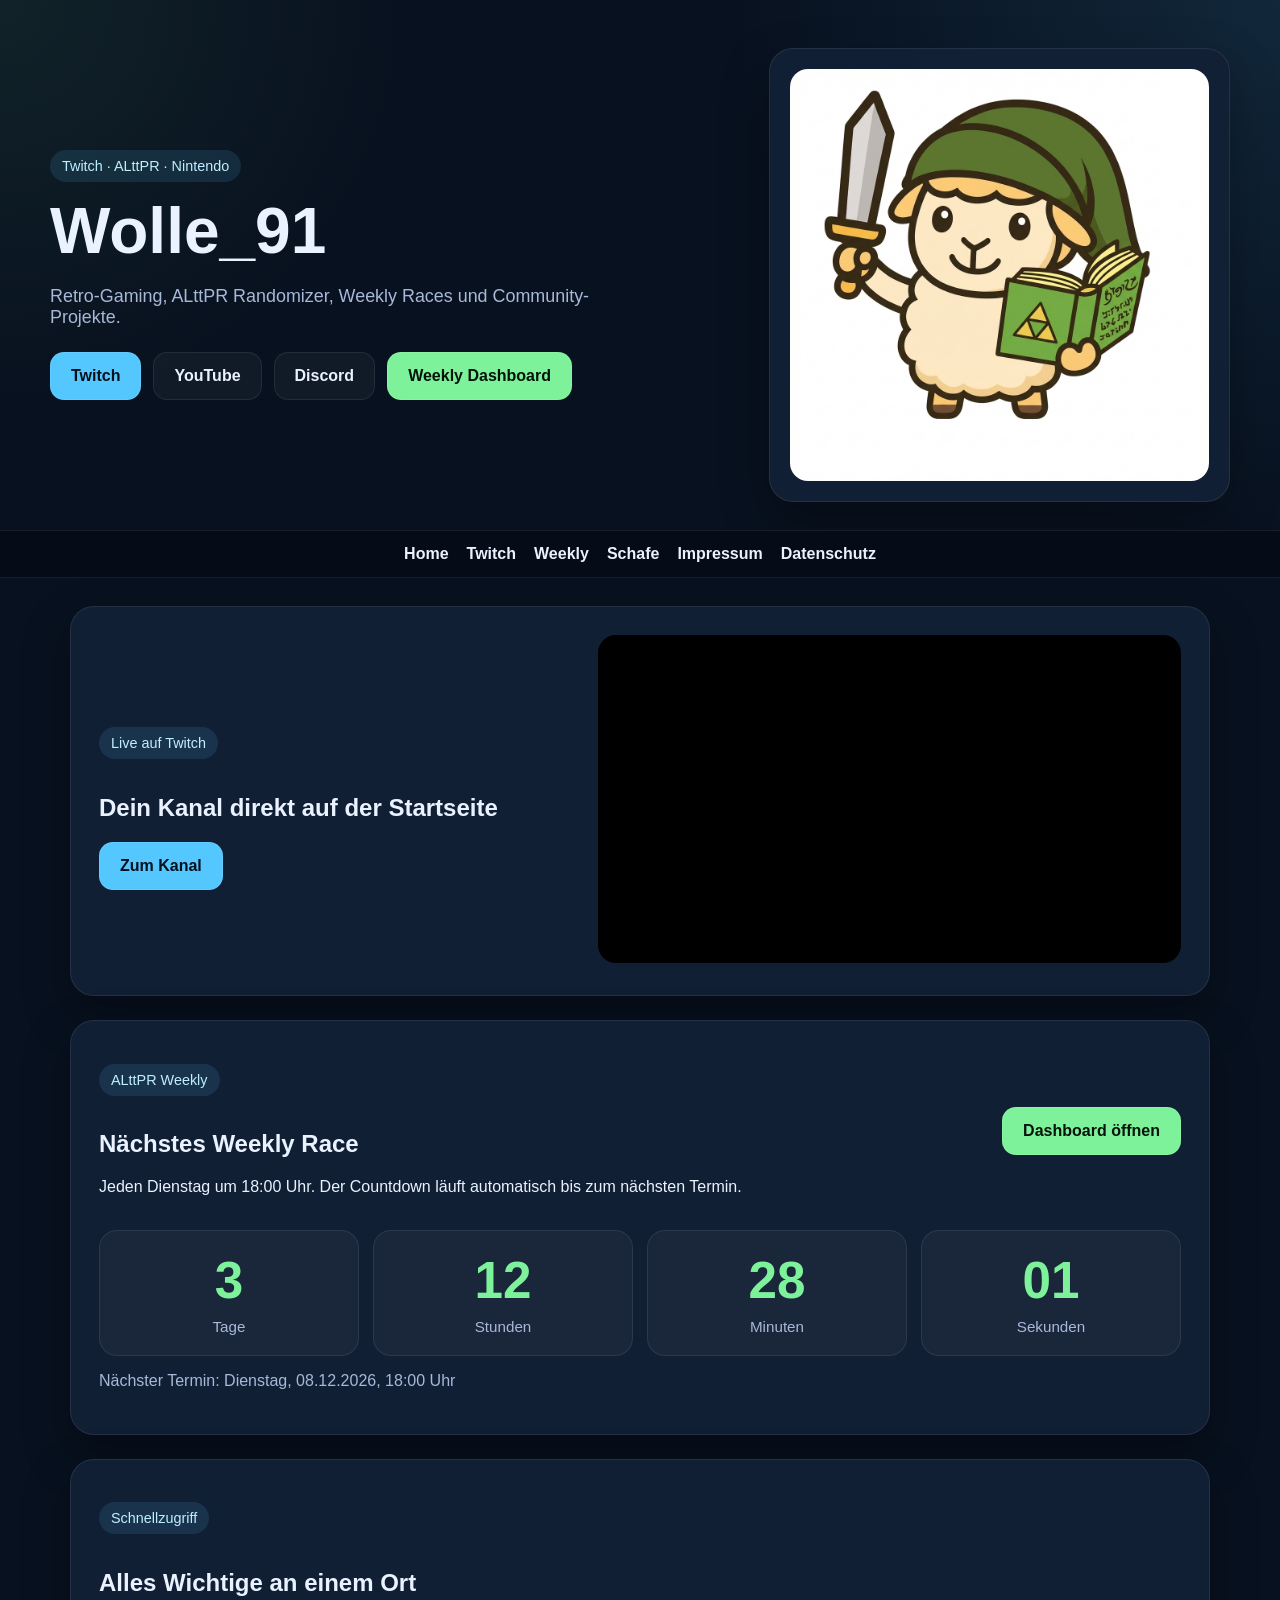
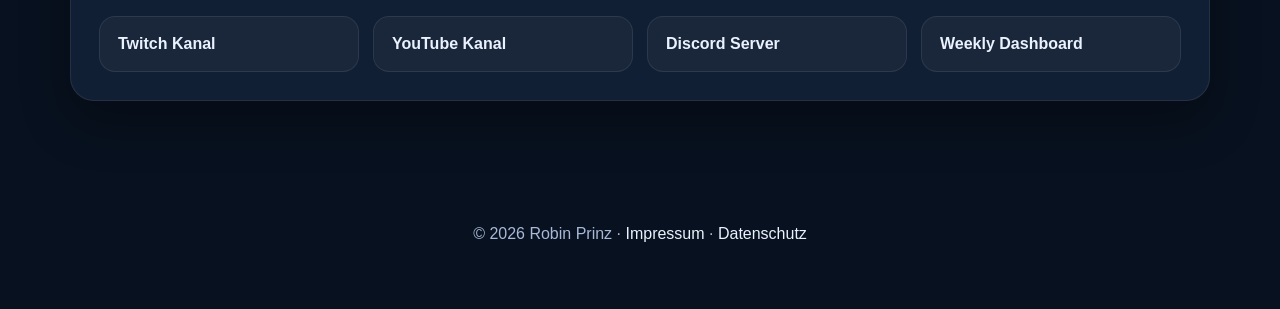
<file: index.html>
<!DOCTYPE html>
<html lang="de">
<head>
  <meta charset="UTF-8">
  <meta name="viewport" content="width=device-width, initial-scale=1.0">
  <title>Wolle_91 – Stream & Weekly Dashboard</title>
  <link rel="stylesheet" href="style.css">
</head>
<body>
  <header class="hero">
    <div class="hero-inner">
      <div class="hero-copy">
        <span class="badge">Twitch · ALttPR · Nintendo</span>
        <h1>Wolle_91</h1>
        <p class="subtitle">Retro-Gaming, ALttPR Randomizer, Weekly Races und Community-Projekte.</p>

        <div class="cta-row">
          <a class="btn primary" href="https://twitch.tv/wolle_91" target="_blank" rel="noopener noreferrer">Twitch</a>
          <a class="btn" href="https://www.youtube.com/@wolle_91" target="_blank" rel="noopener noreferrer">YouTube</a>
          <a class="btn" href="https://discord.com/invite/y9uqBbNetW" target="_blank" rel="noopener noreferrer">Discord</a>
          <a class="btn accent" href="https://wolle1991.github.io/weekly-dashboard/" target="_blank" rel="noopener noreferrer">Weekly Dashboard</a>
        </div>
      </div>

      <div class="hero-card">
        <img src="assets/sheep-link.jpg" alt="Schaf im Zelda-Stil" class="hero-sheep">
      </div>
    </div>
  </header>

  <nav class="topnav">
    <a href="index.html">Home</a>
    <a href="#live">Twitch</a>
    <a href="#weekly">Weekly</a>
    <a href="#galerie">Schafe</a>
    <a href="impressum.html">Impressum</a>
    <a href="datenschutz.html">Datenschutz</a>
  </nav>

  <main class="container">
    <section id="live" class="card grid-two">
      <div>
        <p class="eyebrow">Live auf Twitch</p>
        <h2>Dein Kanal direkt auf der Startseite</h2>
        <p>
         
        </p>
        <a class="btn primary" href="https://twitch.tv/wolle_91" target="_blank" rel="noopener noreferrer">Zum Kanal</a>
      </div>
      <div class="stream-frame-wrap">
        <iframe
          src="https://player.twitch.tv/?channel=wolle_91&parent=wolle1991.github.io&muted=true"
          allowfullscreen="true"
          scrolling="no"
          frameborder="0"
          class="stream-frame"
          title="Twitch Stream von wolle_91"></iframe>
      </div>
    </section>

    <section id="weekly" class="card weekly-card">
      <div class="weekly-head">
        <div>
          <p class="eyebrow">ALttPR Weekly</p>
          <h2>Nächstes Weekly Race</h2>
          <p>Jeden Dienstag um 18:00 Uhr. Der Countdown läuft automatisch bis zum nächsten Termin.</p>
        </div>
        <a class="btn accent" href="https://wolle1991.github.io/weekly-dashboard/" target="_blank" rel="noopener noreferrer">Dashboard öffnen</a>
      </div>

      <div class="countdown" aria-live="polite">
        <div class="time-box"><span id="days">0</span><small>Tage</small></div>
        <div class="time-box"><span id="hours">0</span><small>Stunden</small></div>
        <div class="time-box"><span id="minutes">0</span><small>Minuten</small></div>
        <div class="time-box"><span id="seconds">0</span><small>Sekunden</small></div>
      </div>

      <p id="next-race-text" class="next-race-text"></p>
    </section>

    <section class="card links-card">
      <p class="eyebrow">Schnellzugriff</p>
      <h2>Alles Wichtige an einem Ort</h2>
      <div class="quick-links">
        <a href="https://twitch.tv/wolle_91" target="_blank" rel="noopener noreferrer">Twitch Kanal</a>
        <a href="https://www.youtube.com/@wolle_91" target="_blank" rel="noopener noreferrer">YouTube Kanal</a>
        <a href="https://discord.com/invite/y9uqBbNetW" target="_blank" rel="noopener noreferrer">Discord Server</a>
        <a href="https://wolle1991.github.io/weekly-dashboard/" target="_blank" rel="noopener noreferrer">Weekly Dashboard</a>
      </div>
    </section>


  </main>

  <footer class="footer">
    <p>© 2026 Robin Prinz · <a href="impressum.html">Impressum</a> · <a href="datenschutz.html">Datenschutz</a></p>
  </footer>

  <script>
    function getNextTuesdayAt18() {
      const now = new Date();
      const target = new Date(now);
      const currentDay = now.getDay(); // So=0, Di=2
      let daysUntilTuesday = (2 - currentDay + 7) % 7;

      if (daysUntilTuesday === 0) {
        const todayAt18 = new Date(now);
        todayAt18.setHours(18, 0, 0, 0);
        if (now >= todayAt18) {
          daysUntilTuesday = 7;
        }
      }

      target.setDate(now.getDate() + daysUntilTuesday);
      target.setHours(18, 0, 0, 0);
      return target;
    }

    function formatDateGerman(date) {
      return date.toLocaleString('de-DE', {
        weekday: 'long',
        day: '2-digit',
        month: '2-digit',
        year: 'numeric',
        hour: '2-digit',
        minute: '2-digit'
      }) + ' Uhr';
    }

    function updateCountdown() {
      const now = new Date();
      const nextRace = getNextTuesdayAt18();
      const diff = nextRace - now;

      const daysEl = document.getElementById('days');
      const hoursEl = document.getElementById('hours');
      const minutesEl = document.getElementById('minutes');
      const secondsEl = document.getElementById('seconds');
      const nextRaceText = document.getElementById('next-race-text');

      if (diff <= 0) {
        daysEl.textContent = '0';
        hoursEl.textContent = '0';
        minutesEl.textContent = '0';
        secondsEl.textContent = '0';
        nextRaceText.textContent = 'Das Weekly startet jetzt.';
        return;
      }

      const totalSeconds = Math.floor(diff / 1000);
      const days = Math.floor(totalSeconds / 86400);
      const hours = Math.floor((totalSeconds % 86400) / 3600);
      const minutes = Math.floor((totalSeconds % 3600) / 60);
      const seconds = totalSeconds % 60;

      daysEl.textContent = String(days);
      hoursEl.textContent = String(hours).padStart(2, '0');
      minutesEl.textContent = String(minutes).padStart(2, '0');
      secondsEl.textContent = String(seconds).padStart(2, '0');
      nextRaceText.textContent = 'Nächster Termin: ' + formatDateGerman(nextRace);
    }

    updateCountdown();
    setInterval(updateCountdown, 1000);
  </script>
</body>
</html>
</file>
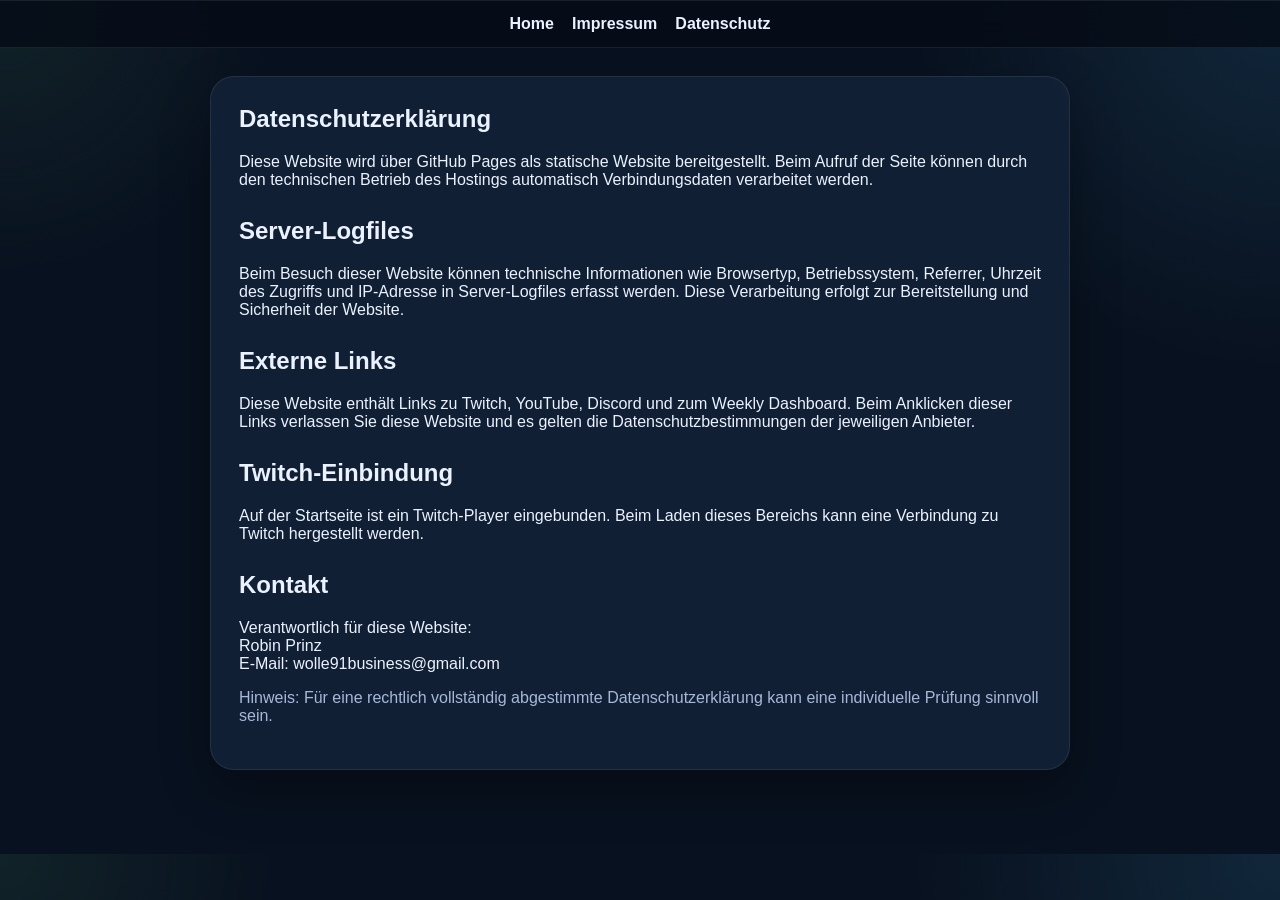
<file: datenschutz.html>
<!DOCTYPE html>
<html lang="de">
<head>
  <meta charset="UTF-8">
  <meta name="viewport" content="width=device-width, initial-scale=1.0">
  <title>Datenschutz – Wolle_91</title>
  <link rel="stylesheet" href="style.css">
</head>
<body>
  <nav class="topnav">
    <a href="index.html">Home</a>
    <a href="impressum.html">Impressum</a>
    <a href="datenschutz.html">Datenschutz</a>
  </nav>

  <main class="container narrow">
    <section class="card legal-card">
      <h1>Datenschutzerklärung</h1>

      <p>
        Diese Website wird über GitHub Pages als statische Website bereitgestellt. Beim Aufruf der Seite können durch den technischen Betrieb des Hostings automatisch Verbindungsdaten verarbeitet werden.
      </p>

      <h2>Server-Logfiles</h2>
      <p>
        Beim Besuch dieser Website können technische Informationen wie Browsertyp, Betriebssystem, Referrer, Uhrzeit des Zugriffs und IP-Adresse in Server-Logfiles erfasst werden. Diese Verarbeitung erfolgt zur Bereitstellung und Sicherheit der Website.
      </p>

      <h2>Externe Links</h2>
      <p>
        Diese Website enthält Links zu Twitch, YouTube, Discord und zum Weekly Dashboard. Beim Anklicken dieser Links verlassen Sie diese Website und es gelten die Datenschutzbestimmungen der jeweiligen Anbieter.
      </p>

      <h2>Twitch-Einbindung</h2>
      <p>
        Auf der Startseite ist ein Twitch-Player eingebunden. Beim Laden dieses Bereichs kann eine Verbindung zu Twitch hergestellt werden.
      </p>

      <h2>Kontakt</h2>
      <p>
        Verantwortlich für diese Website:<br>
        Robin Prinz<br>
        E-Mail: wolle91business@gmail.com
      </p>

      <p class="source-note">Hinweis: Für eine rechtlich vollständig abgestimmte Datenschutzerklärung kann eine individuelle Prüfung sinnvoll sein.</p>
    </section>
  </main>
</body>
</html>
</file>
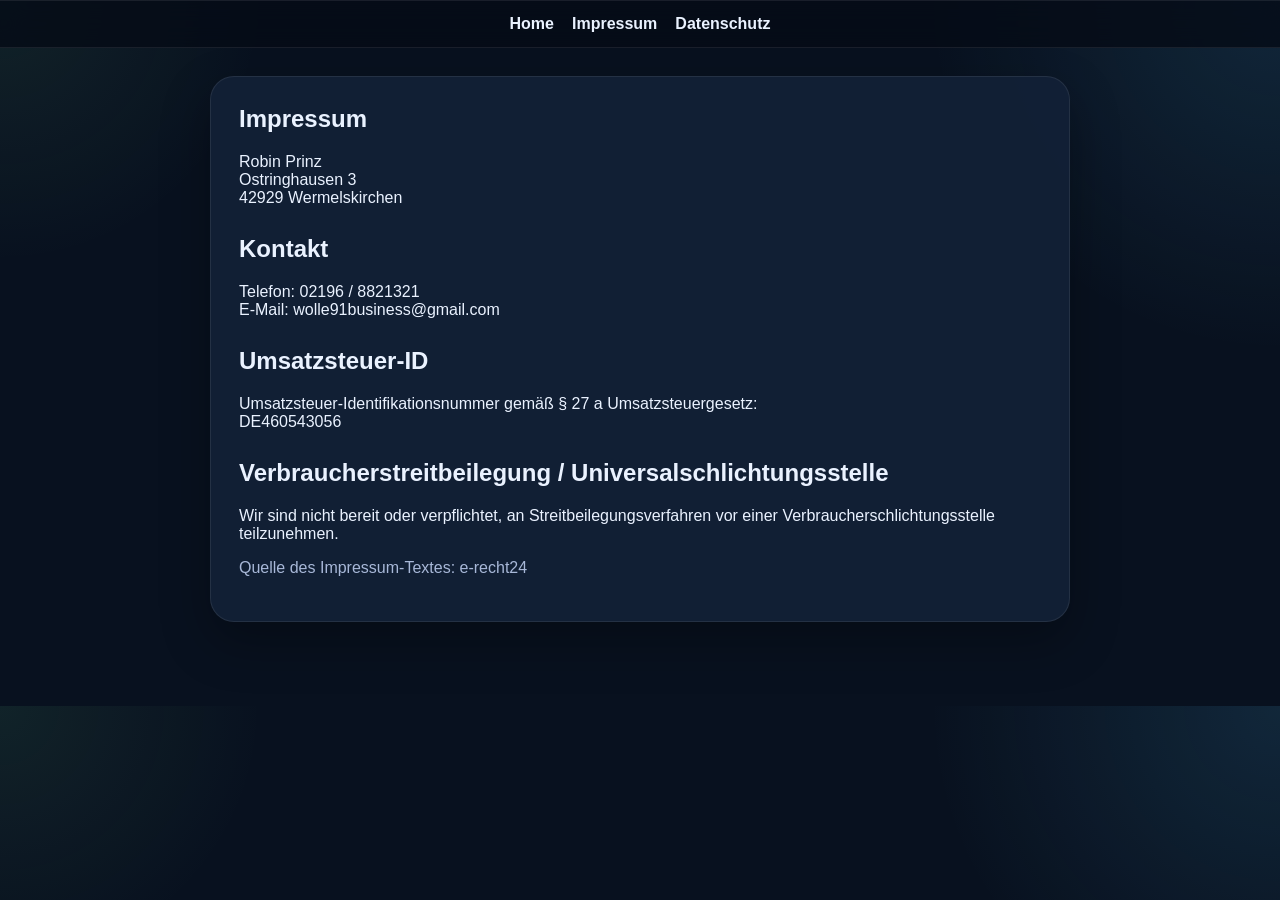
<file: impressum.html>
<!DOCTYPE html>
<html lang="de">
<head>
  <meta charset="UTF-8">
  <meta name="viewport" content="width=device-width, initial-scale=1.0">
  <title>Impressum – Wolle_91</title>
  <link rel="stylesheet" href="style.css">
</head>
<body>
  <nav class="topnav">
    <a href="index.html">Home</a>
    <a href="impressum.html">Impressum</a>
    <a href="datenschutz.html">Datenschutz</a>
  </nav>

  <main class="container narrow">
    <section class="card legal-card">
      <h1>Impressum</h1>
      <p>
        Robin Prinz<br>
        Ostringhausen 3 <br>
        42929 Wermelskirchen
      </p>

      <h2>Kontakt</h2>
      <p>
        Telefon: 02196 / 8821321<br>
        E-Mail: wolle91business@gmail.com
      </p>

      <h2>Umsatzsteuer-ID</h2>
      <p>
        Umsatzsteuer-Identifikationsnummer gemäß § 27 a Umsatzsteuergesetz:<br>
        DE460543056
      </p>

      <h2>Verbraucherstreitbeilegung / Universalschlichtungsstelle</h2>
      <p>
        Wir sind nicht bereit oder verpflichtet, an Streitbeilegungsverfahren vor einer Verbraucherschlichtungsstelle teilzunehmen.
      </p>

      <p class="source-note">Quelle des Impressum-Textes: e-recht24</p>
    </section>
  </main>
</body>
</html>
</file>
<file: style.css>
:root {
  --bg: #08111f;
  --bg-soft: #101c2f;
  --card: rgba(19, 33, 55, 0.92);
  --line: rgba(255,255,255,0.08);
  --text: #eaf2ff;
  --muted: #a8b8d8;
  --primary: #55c7ff;
  --accent: #7ef29a;
  --shadow: 0 20px 50px rgba(0, 0, 0, 0.3);
}

* { box-sizing: border-box; }
html { scroll-behavior: smooth; }
body {
  margin: 0;
  font-family: Arial, Helvetica, sans-serif;
  color: var(--text);
  background:
    radial-gradient(circle at top right, rgba(85, 199, 255, 0.12), transparent 24%),
    radial-gradient(circle at top left, rgba(126, 242, 154, 0.08), transparent 18%),
    var(--bg);
}

a { color: var(--primary); text-decoration: none; }
a:hover { text-decoration: underline; }

.hero {
  padding: 48px 20px 28px;
}
.hero-inner {
  max-width: 1180px;
  margin: 0 auto;
  display: grid;
  grid-template-columns: 1.2fr 0.8fr;
  gap: 28px;
  align-items: center;
}
.hero-copy h1 {
  margin: 12px 0;
  font-size: clamp(2.4rem, 5vw, 4.5rem);
}
.subtitle {
  color: var(--muted);
  font-size: 1.12rem;
  max-width: 58ch;
}
.badge, .eyebrow {
  display: inline-block;
  padding: 8px 12px;
  border-radius: 999px;
  background: rgba(85, 199, 255, 0.12);
  color: #bfefff;
  font-size: 0.9rem;
}
.hero-card,
.card {
  background: var(--card);
  border: 1px solid var(--line);
  border-radius: 24px;
  box-shadow: var(--shadow);
}
.hero-card {
  padding: 20px;
  display: flex;
  justify-content: center;
  align-items: center;
  min-height: 340px;
}
.hero-sheep {
  max-width: 100%;
  width: min(440px, 100%);
  height: auto;
  border-radius: 18px;
}

.topnav {
  position: sticky;
  top: 0;
  z-index: 10;
  display: flex;
  flex-wrap: wrap;
  justify-content: center;
  gap: 18px;
  padding: 14px 20px;
  background: rgba(6, 12, 23, 0.82);
  backdrop-filter: blur(12px);
  border-top: 1px solid var(--line);
  border-bottom: 1px solid var(--line);
}
.topnav a {
  color: var(--text);
  font-weight: bold;
}
.topnav a:hover { color: var(--primary); text-decoration: none; }

.container {
  max-width: 1180px;
  margin: 0 auto;
  padding: 28px 20px 60px;
}
.narrow { max-width: 900px; }
.card {
  padding: 28px;
  margin-bottom: 24px;
}
.grid-two {
  display: grid;
  grid-template-columns: 0.9fr 1.1fr;
  gap: 22px;
  align-items: center;
}

.btn {
  display: inline-block;
  padding: 14px 20px;
  border-radius: 14px;
  border: 1px solid var(--line);
  color: var(--text);
  background: rgba(255,255,255,0.04);
  font-weight: bold;
  text-decoration: none;
  transition: transform 0.15s ease, background 0.15s ease;
}
.btn:hover {
  text-decoration: none;
  transform: translateY(-2px);
  background: rgba(255,255,255,0.08);
}
.btn.primary {
  background: var(--primary);
  color: #04101c;
}
.btn.accent {
  background: var(--accent);
  color: #04140a;
}
.cta-row {
  display: flex;
  flex-wrap: wrap;
  gap: 12px;
  margin-top: 24px;
}

.stream-frame-wrap {
  width: 100%;
}
.stream-frame {
  width: 100%;
  aspect-ratio: 16 / 9;
  min-height: 300px;
  border: 0;
  border-radius: 18px;
  background: #000;
}

.weekly-head {
  display: flex;
  gap: 16px;
  justify-content: space-between;
  align-items: center;
  margin-bottom: 18px;
}
.countdown {
  display: grid;
  grid-template-columns: repeat(4, minmax(120px, 1fr));
  gap: 14px;
}
.time-box {
  background: rgba(255,255,255,0.04);
  border: 1px solid var(--line);
  border-radius: 18px;
  padding: 20px 16px;
  text-align: center;
}
.time-box span {
  display: block;
  font-size: clamp(2rem, 5vw, 3.2rem);
  font-weight: bold;
  color: var(--accent);
}
.time-box small {
  display: block;
  margin-top: 8px;
  color: var(--muted);
  font-size: 0.95rem;
}
.next-race-text {
  margin-top: 16px;
  color: var(--muted);
}

.quick-links {
  display: grid;
  grid-template-columns: repeat(4, minmax(0, 1fr));
  gap: 14px;
  margin-top: 16px;
}
.quick-links a {
  display: block;
  padding: 18px;
  background: rgba(255,255,255,0.04);
  border: 1px solid var(--line);
  border-radius: 16px;
  color: var(--text);
  font-weight: bold;
}
.quick-links a:hover {
  text-decoration: none;
  border-color: rgba(85, 199, 255, 0.4);
}

.gallery {
  display: grid;
  grid-template-columns: repeat(4, minmax(0, 1fr));
  gap: 18px;
}
.gallery figure {
  margin: 0;
  padding: 18px;
  border-radius: 18px;
  background: rgba(255,255,255,0.04);
  border: 1px solid var(--line);
  text-align: center;
}
.gallery img {
  width: 100%;
  height: 260px;
  object-fit: contain;
}
.gallery figcaption {
  margin-top: 10px;
  color: var(--muted);
}

.legal-card h1,
.legal-card h2 {
  margin-top: 0;
}
.legal-card h2 {
  margin-top: 28px;
}
.source-note { color: var(--muted); }

.footer {
  padding: 24px 20px 50px;
  text-align: center;
  color: var(--muted);
}
.footer a { color: var(--text); }

@media (max-width: 980px) {
  .hero-inner,
  .grid-two,
  .gallery,
  .quick-links {
    grid-template-columns: 1fr 1fr;
  }
  .hero-inner,
  .grid-two {
    grid-template-columns: 1fr;
  }
}

@media (max-width: 640px) {
  .countdown,
  .gallery,
  .quick-links {
    grid-template-columns: 1fr 1fr;
  }
  .weekly-head {
    flex-direction: column;
    align-items: flex-start;
  }
}

@media (max-width: 480px) {
  .countdown,
  .gallery,
  .quick-links {
    grid-template-columns: 1fr;
  }
  .card,
  .hero-card {
    padding: 20px;
  }
}
</file>
